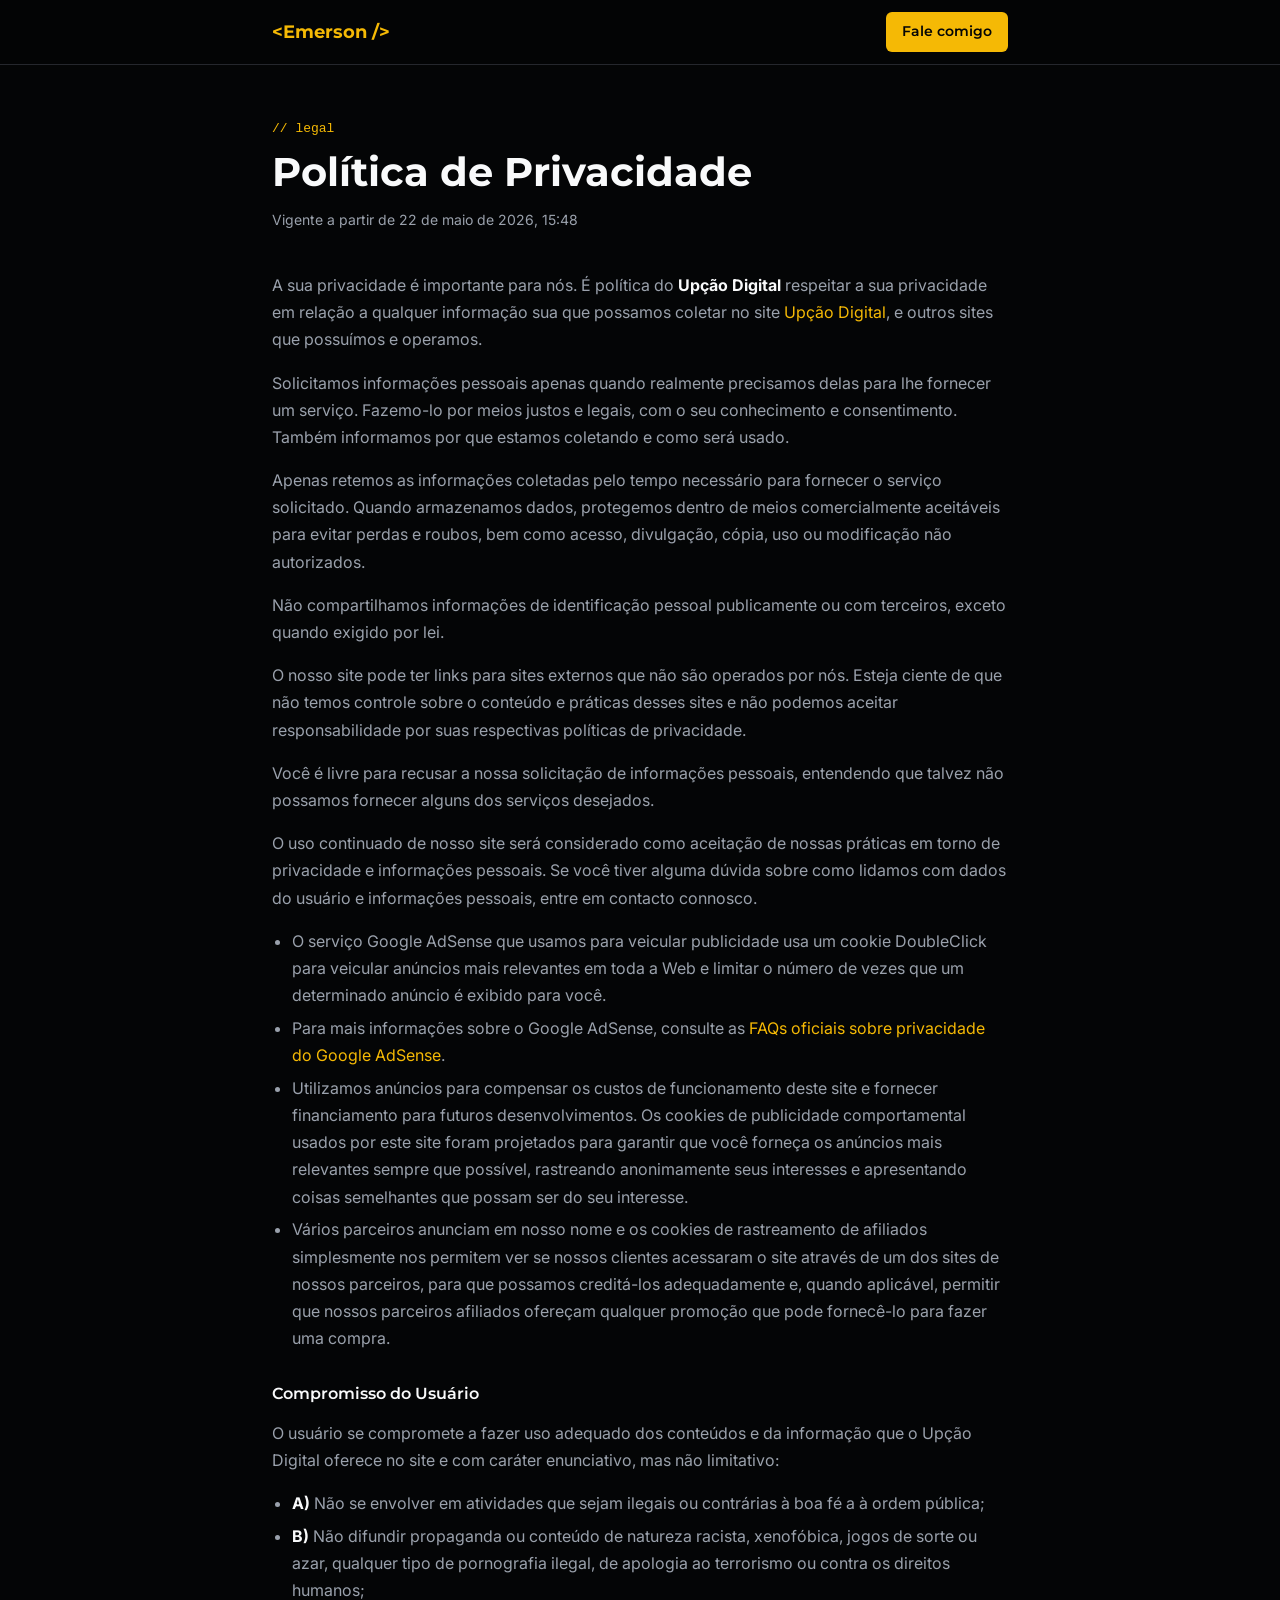
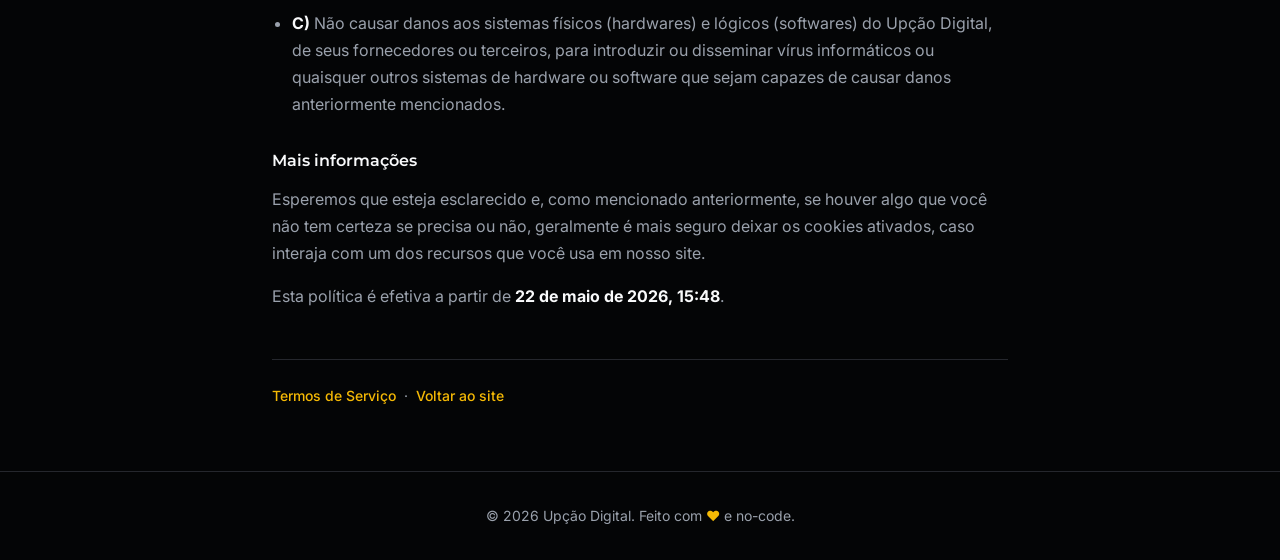
<file: politica-de-privacidade.html>
<!DOCTYPE html>
<html lang="pt-BR">
<head>
  <meta charset="UTF-8" />
  <meta name="viewport" content="width=device-width, initial-scale=1.0" />
  <title>Política de Privacidade | Upção Digital</title>
  <meta name="description" content="Política de Privacidade do Upção Digital — upcaodigital.com.br" />
  <link rel="preconnect" href="https://fonts.googleapis.com" />
  <link rel="preconnect" href="https://fonts.gstatic.com" crossorigin />
  <link href="https://fonts.googleapis.com/css2?family=Montserrat:wght@400;600;700&family=Inter:wght@400;500;600&display=swap" rel="stylesheet" />
  <link rel="stylesheet" href="legal.css" />
</head>
<body>
  <nav class="legal-nav">
    <div class="legal-nav-inner">
      <a href="index.html" class="nav-logo">&lt;Emerson /&gt;</a>
      <a href="index.html#contato" class="nav-cta">Fale comigo</a>
    </div>
  </nav>

  <main class="legal-main">
    <header class="legal-header">
      <span class="text-primary font-mono">// legal</span>
      <h1>Política de Privacidade</h1>
      <p class="legal-meta">Vigente a partir de 22 de maio de 2026, 15:48</p>
    </header>

    <article class="legal-content">
      <p>A sua privacidade é importante para nós. É política do <strong>Upção Digital</strong> respeitar a sua privacidade em relação a qualquer informação sua que possamos coletar no site <a href="https://upcaodigital.com.br/" target="_blank" rel="noopener noreferrer">Upção Digital</a>, e outros sites que possuímos e operamos.</p>

      <p>Solicitamos informações pessoais apenas quando realmente precisamos delas para lhe fornecer um serviço. Fazemo-lo por meios justos e legais, com o seu conhecimento e consentimento. Também informamos por que estamos coletando e como será usado.</p>

      <p>Apenas retemos as informações coletadas pelo tempo necessário para fornecer o serviço solicitado. Quando armazenamos dados, protegemos dentro de meios comercialmente aceitáveis para evitar perdas e roubos, bem como acesso, divulgação, cópia, uso ou modificação não autorizados.</p>

      <p>Não compartilhamos informações de identificação pessoal publicamente ou com terceiros, exceto quando exigido por lei.</p>

      <p>O nosso site pode ter links para sites externos que não são operados por nós. Esteja ciente de que não temos controle sobre o conteúdo e práticas desses sites e não podemos aceitar responsabilidade por suas respectivas políticas de privacidade.</p>

      <p>Você é livre para recusar a nossa solicitação de informações pessoais, entendendo que talvez não possamos fornecer alguns dos serviços desejados.</p>

      <p>O uso continuado de nosso site será considerado como aceitação de nossas práticas em torno de privacidade e informações pessoais. Se você tiver alguma dúvida sobre como lidamos com dados do usuário e informações pessoais, entre em contacto connosco.</p>

      <ul>
        <li>O serviço Google AdSense que usamos para veicular publicidade usa um cookie DoubleClick para veicular anúncios mais relevantes em toda a Web e limitar o número de vezes que um determinado anúncio é exibido para você.</li>
        <li>Para mais informações sobre o Google AdSense, consulte as <a href="https://support.google.com/adsense/answer/48182?hl=pt-BR" target="_blank" rel="noopener noreferrer">FAQs oficiais sobre privacidade do Google AdSense</a>.</li>
        <li>Utilizamos anúncios para compensar os custos de funcionamento deste site e fornecer financiamento para futuros desenvolvimentos. Os cookies de publicidade comportamental usados por este site foram projetados para garantir que você forneça os anúncios mais relevantes sempre que possível, rastreando anonimamente seus interesses e apresentando coisas semelhantes que possam ser do seu interesse.</li>
        <li>Vários parceiros anunciam em nosso nome e os cookies de rastreamento de afiliados simplesmente nos permitem ver se nossos clientes acessaram o site através de um dos sites de nossos parceiros, para que possamos creditá-los adequadamente e, quando aplicável, permitir que nossos parceiros afiliados ofereçam qualquer promoção que pode fornecê-lo para fazer uma compra.</li>
      </ul>

      <h3>Compromisso do Usuário</h3>
      <p>O usuário se compromete a fazer uso adequado dos conteúdos e da informação que o Upção Digital oferece no site e com caráter enunciativo, mas não limitativo:</p>
      <ul>
        <li><strong>A)</strong> Não se envolver em atividades que sejam ilegais ou contrárias à boa fé a à ordem pública;</li>
        <li><strong>B)</strong> Não difundir propaganda ou conteúdo de natureza racista, xenofóbica, jogos de sorte ou azar, qualquer tipo de pornografia ilegal, de apologia ao terrorismo ou contra os direitos humanos;</li>
        <li><strong>C)</strong> Não causar danos aos sistemas físicos (hardwares) e lógicos (softwares) do Upção Digital, de seus fornecedores ou terceiros, para introduzir ou disseminar vírus informáticos ou quaisquer outros sistemas de hardware ou software que sejam capazes de causar danos anteriormente mencionados.</li>
      </ul>

      <h3>Mais informações</h3>
      <p>Esperemos que esteja esclarecido e, como mencionado anteriormente, se houver algo que você não tem certeza se precisa ou não, geralmente é mais seguro deixar os cookies ativados, caso interaja com um dos recursos que você usa em nosso site.</p>

      <p>Esta política é efetiva a partir de <strong>22 de maio de 2026, 15:48</strong>.</p>
    </article>

    <nav class="legal-footer-links" aria-label="Documentos legais">
      <a href="termos-de-servico.html">Termos de Serviço</a>
      <span aria-hidden="true">·</span>
      <a href="index.html">Voltar ao site</a>
    </nav>
  </main>

  <footer class="legal-site-footer">
    <p>© <script>document.write(new Date().getFullYear())</script> Upção Digital. Feito com <span class="text-primary">♥</span> e no-code.</p>
  </footer>
</body>
</html>
</file>
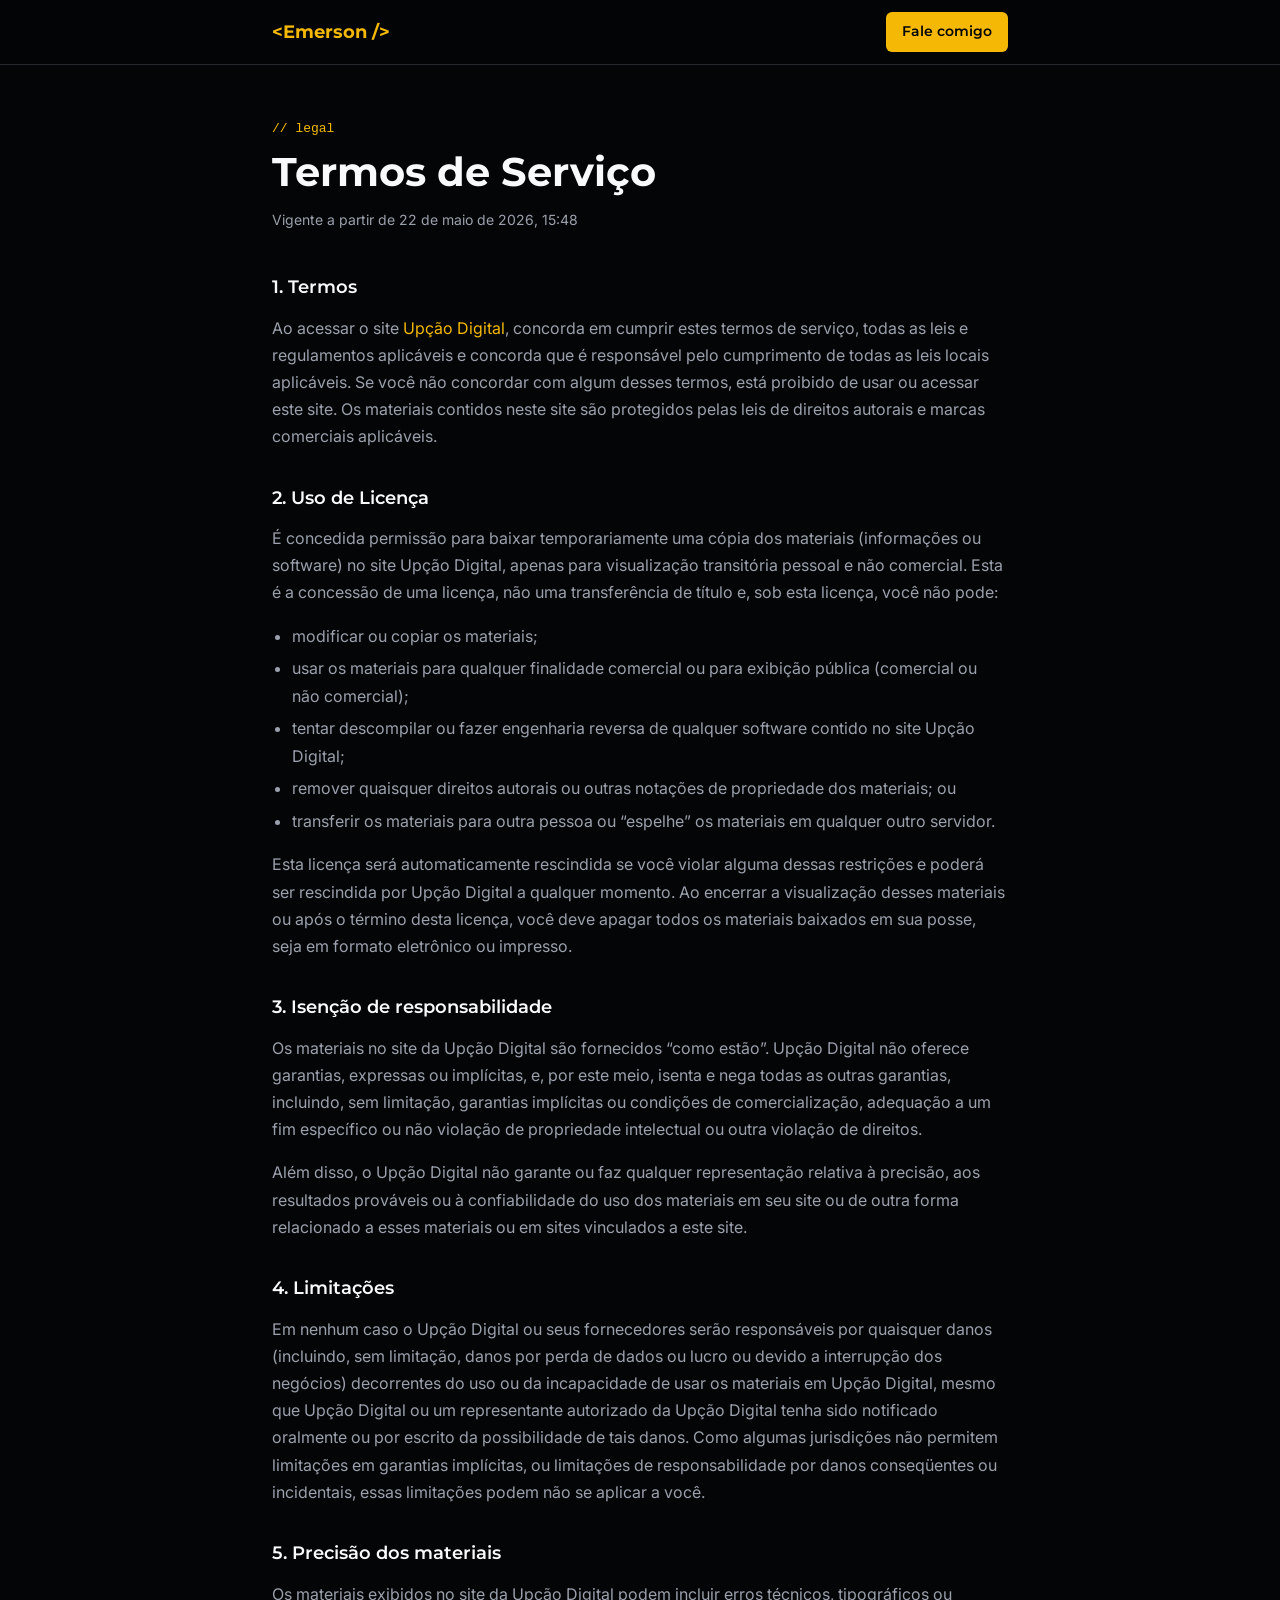
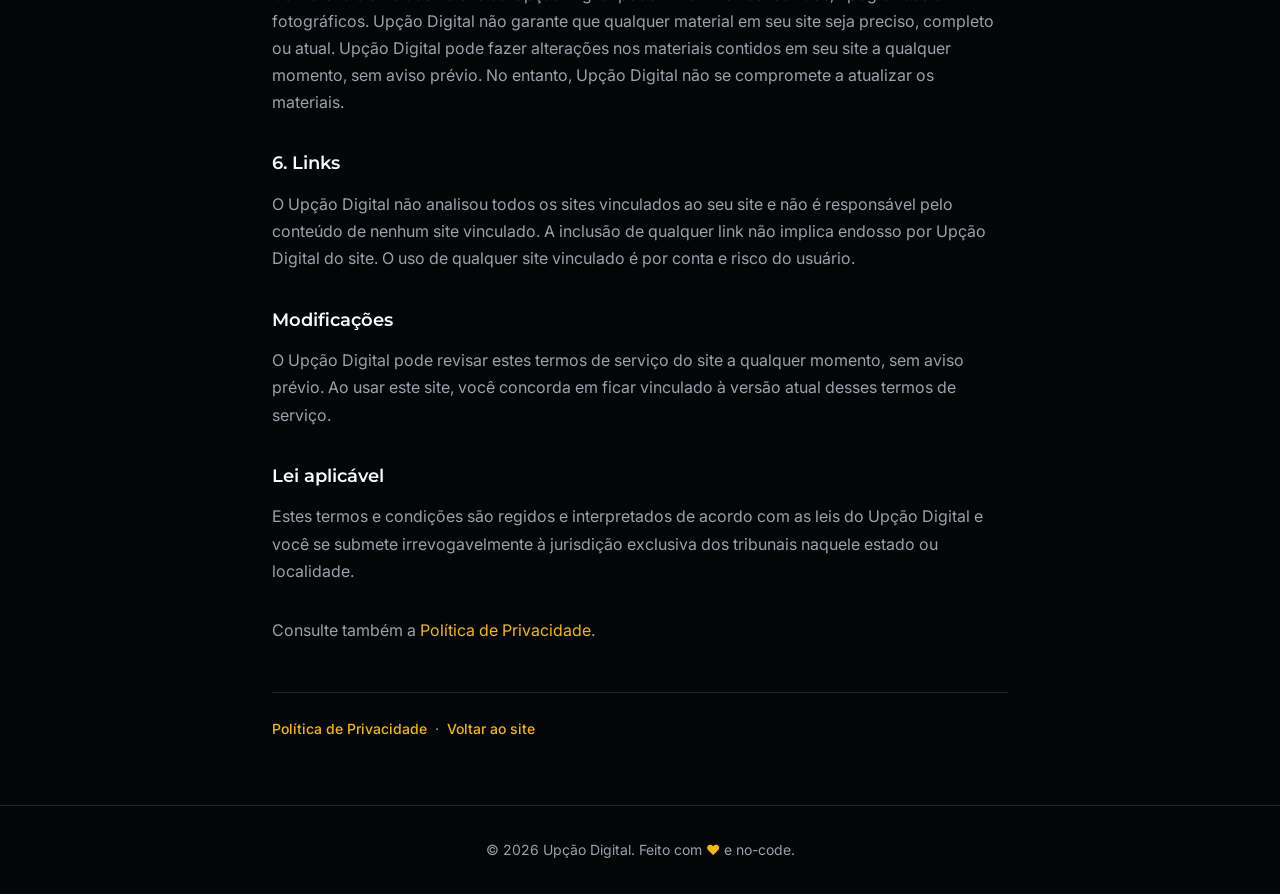
<file: termos-de-servico.html>
<!DOCTYPE html>
<html lang="pt-BR">
<head>
  <meta charset="UTF-8" />
  <meta name="viewport" content="width=device-width, initial-scale=1.0" />
  <title>Termos de Serviço | Upção Digital</title>
  <meta name="description" content="Termos de Serviço do site Upção Digital — upcaodigital.com.br" />
  <link rel="preconnect" href="https://fonts.googleapis.com" />
  <link rel="preconnect" href="https://fonts.gstatic.com" crossorigin />
  <link href="https://fonts.googleapis.com/css2?family=Montserrat:wght@400;600;700&family=Inter:wght@400;500;600&display=swap" rel="stylesheet" />
  <link rel="stylesheet" href="legal.css" />
</head>
<body>
  <nav class="legal-nav">
    <div class="legal-nav-inner">
      <a href="index.html" class="nav-logo">&lt;Emerson /&gt;</a>
      <a href="index.html#contato" class="nav-cta">Fale comigo</a>
    </div>
  </nav>

  <main class="legal-main">
    <header class="legal-header">
      <span class="text-primary font-mono">// legal</span>
      <h1>Termos de Serviço</h1>
      <p class="legal-meta">Vigente a partir de 22 de maio de 2026, 15:48</p>
    </header>

    <article class="legal-content">
      <h2>1. Termos</h2>
      <p>Ao acessar o site <a href="https://upcaodigital.com.br/" target="_blank" rel="noopener noreferrer">Upção Digital</a>, concorda em cumprir estes termos de serviço, todas as leis e regulamentos aplicáveis e concorda que é responsável pelo cumprimento de todas as leis locais aplicáveis. Se você não concordar com algum desses termos, está proibido de usar ou acessar este site. Os materiais contidos neste site são protegidos pelas leis de direitos autorais e marcas comerciais aplicáveis.</p>

      <h2>2. Uso de Licença</h2>
      <p>É concedida permissão para baixar temporariamente uma cópia dos materiais (informações ou software) no site Upção Digital, apenas para visualização transitória pessoal e não comercial. Esta é a concessão de uma licença, não uma transferência de título e, sob esta licença, você não pode:</p>
      <ul>
        <li>modificar ou copiar os materiais;</li>
        <li>usar os materiais para qualquer finalidade comercial ou para exibição pública (comercial ou não comercial);</li>
        <li>tentar descompilar ou fazer engenharia reversa de qualquer software contido no site Upção Digital;</li>
        <li>remover quaisquer direitos autorais ou outras notações de propriedade dos materiais; ou</li>
        <li>transferir os materiais para outra pessoa ou “espelhe” os materiais em qualquer outro servidor.</li>
      </ul>
      <p>Esta licença será automaticamente rescindida se você violar alguma dessas restrições e poderá ser rescindida por Upção Digital a qualquer momento. Ao encerrar a visualização desses materiais ou após o término desta licença, você deve apagar todos os materiais baixados em sua posse, seja em formato eletrônico ou impresso.</p>

      <h2>3. Isenção de responsabilidade</h2>
      <p>Os materiais no site da Upção Digital são fornecidos “como estão”. Upção Digital não oferece garantias, expressas ou implícitas, e, por este meio, isenta e nega todas as outras garantias, incluindo, sem limitação, garantias implícitas ou condições de comercialização, adequação a um fim específico ou não violação de propriedade intelectual ou outra violação de direitos.</p>
      <p>Além disso, o Upção Digital não garante ou faz qualquer representação relativa à precisão, aos resultados prováveis ou à confiabilidade do uso dos materiais em seu site ou de outra forma relacionado a esses materiais ou em sites vinculados a este site.</p>

      <h2>4. Limitações</h2>
      <p>Em nenhum caso o Upção Digital ou seus fornecedores serão responsáveis por quaisquer danos (incluindo, sem limitação, danos por perda de dados ou lucro ou devido a interrupção dos negócios) decorrentes do uso ou da incapacidade de usar os materiais em Upção Digital, mesmo que Upção Digital ou um representante autorizado da Upção Digital tenha sido notificado oralmente ou por escrito da possibilidade de tais danos. Como algumas jurisdições não permitem limitações em garantias implícitas, ou limitações de responsabilidade por danos conseqüentes ou incidentais, essas limitações podem não se aplicar a você.</p>

      <h2>5. Precisão dos materiais</h2>
      <p>Os materiais exibidos no site da Upção Digital podem incluir erros técnicos, tipográficos ou fotográficos. Upção Digital não garante que qualquer material em seu site seja preciso, completo ou atual. Upção Digital pode fazer alterações nos materiais contidos em seu site a qualquer momento, sem aviso prévio. No entanto, Upção Digital não se compromete a atualizar os materiais.</p>

      <h2>6. Links</h2>
      <p>O Upção Digital não analisou todos os sites vinculados ao seu site e não é responsável pelo conteúdo de nenhum site vinculado. A inclusão de qualquer link não implica endosso por Upção Digital do site. O uso de qualquer site vinculado é por conta e risco do usuário.</p>

      <h2>Modificações</h2>
      <p>O Upção Digital pode revisar estes termos de serviço do site a qualquer momento, sem aviso prévio. Ao usar este site, você concorda em ficar vinculado à versão atual desses termos de serviço.</p>

      <h2>Lei aplicável</h2>
      <p>Estes termos e condições são regidos e interpretados de acordo com as leis do Upção Digital e você se submete irrevogavelmente à jurisdição exclusiva dos tribunais naquele estado ou localidade.</p>

      <p style="margin-top:2rem;">Consulte também a <a href="politica-de-privacidade.html">Política de Privacidade</a>.</p>
    </article>

    <nav class="legal-footer-links" aria-label="Documentos legais">
      <a href="politica-de-privacidade.html">Política de Privacidade</a>
      <span aria-hidden="true">·</span>
      <a href="index.html">Voltar ao site</a>
    </nav>
  </main>

  <footer class="legal-site-footer">
    <p>© <script>document.write(new Date().getFullYear())</script> Upção Digital. Feito com <span class="text-primary">♥</span> e no-code.</p>
  </footer>
</body>
</html>
</file>
<file: legal.css>
*, *::before, *::after { box-sizing: border-box; margin: 0; padding: 0; }

:root {
  --bg: hsl(225, 14%, 2%);
  --fg: hsl(210, 20%, 98%);
  --primary: hsl(45, 96%, 49%);
  --primary-fg: hsl(225, 14%, 2%);
  --muted: hsl(217, 10%, 64%);
  --border: hsl(220, 10%, 16%);
  --radius: 0.75rem;
}

::selection { background: hsl(45 96% 49% / 0.3); color: var(--fg); }

body {
  font-family: 'Inter', sans-serif;
  background: var(--bg);
  color: var(--fg);
  -webkit-font-smoothing: antialiased;
  line-height: 1.7;
  min-height: 100vh;
  display: flex;
  flex-direction: column;
}

h1, h2, h3 { font-family: 'Montserrat', sans-serif; }

a { color: var(--primary); text-decoration: none; }
a:hover { text-decoration: underline; }

.text-primary { color: var(--primary); }
.font-mono { font-family: monospace; }

.legal-nav {
  position: sticky;
  top: 0;
  z-index: 50;
  background: hsl(225 14% 2% / 0.95);
  backdrop-filter: blur(16px);
  border-bottom: 1px solid var(--border);
}

.legal-nav-inner {
  max-width: 48rem;
  margin: 0 auto;
  padding: 0 1rem;
  height: 4rem;
  display: flex;
  align-items: center;
  justify-content: space-between;
}

.nav-logo {
  font-family: 'Montserrat', sans-serif;
  font-weight: 700;
  font-size: 1.125rem;
  color: var(--primary);
  text-decoration: none;
}

.nav-logo:hover { text-decoration: none; opacity: 0.9; }

.nav-cta {
  padding: 0.5rem 1rem;
  background: var(--primary);
  color: var(--primary-fg);
  font-family: 'Montserrat', sans-serif;
  font-weight: 600;
  font-size: 0.875rem;
  border-radius: 0.375rem;
  text-decoration: none;
}

.nav-cta:hover { opacity: 0.9; text-decoration: none; }

.legal-main {
  flex: 1;
  max-width: 48rem;
  margin: 0 auto;
  padding: 3rem 1rem 4rem;
  width: 100%;
}

.legal-header { margin-bottom: 2.5rem; }

.legal-header h1 {
  font-size: clamp(1.75rem, 4vw, 2.5rem);
  font-weight: 700;
  margin-top: 0.5rem;
  line-height: 1.2;
}

.legal-meta {
  margin-top: 0.75rem;
  font-size: 0.875rem;
  color: var(--muted);
}

.legal-content h2 {
  font-size: 1.125rem;
  font-weight: 600;
  margin-top: 2rem;
  margin-bottom: 0.75rem;
  color: var(--fg);
}

.legal-content h3 {
  font-size: 1rem;
  font-weight: 600;
  margin-top: 1.75rem;
  margin-bottom: 0.75rem;
  color: var(--fg);
}

.legal-content p {
  color: var(--muted);
  margin-bottom: 1rem;
}

.legal-content p strong { color: var(--fg); }

.legal-content ul,
.legal-content ol {
  color: var(--muted);
  margin: 0 0 1rem 1.25rem;
}

.legal-content li { margin-bottom: 0.35rem; }

.legal-content li strong { color: var(--fg); }

.legal-footer-links {
  margin-top: 3rem;
  padding-top: 1.5rem;
  border-top: 1px solid var(--border);
  font-size: 0.875rem;
  color: var(--muted);
  display: flex;
  flex-wrap: wrap;
  gap: 0.5rem;
  align-items: center;
}

.legal-footer-links a { color: var(--primary); font-weight: 500; }

.legal-site-footer {
  border-top: 1px solid var(--border);
  padding: 2rem 1rem;
  text-align: center;
  font-size: 0.875rem;
  color: var(--muted);
}
</file>
